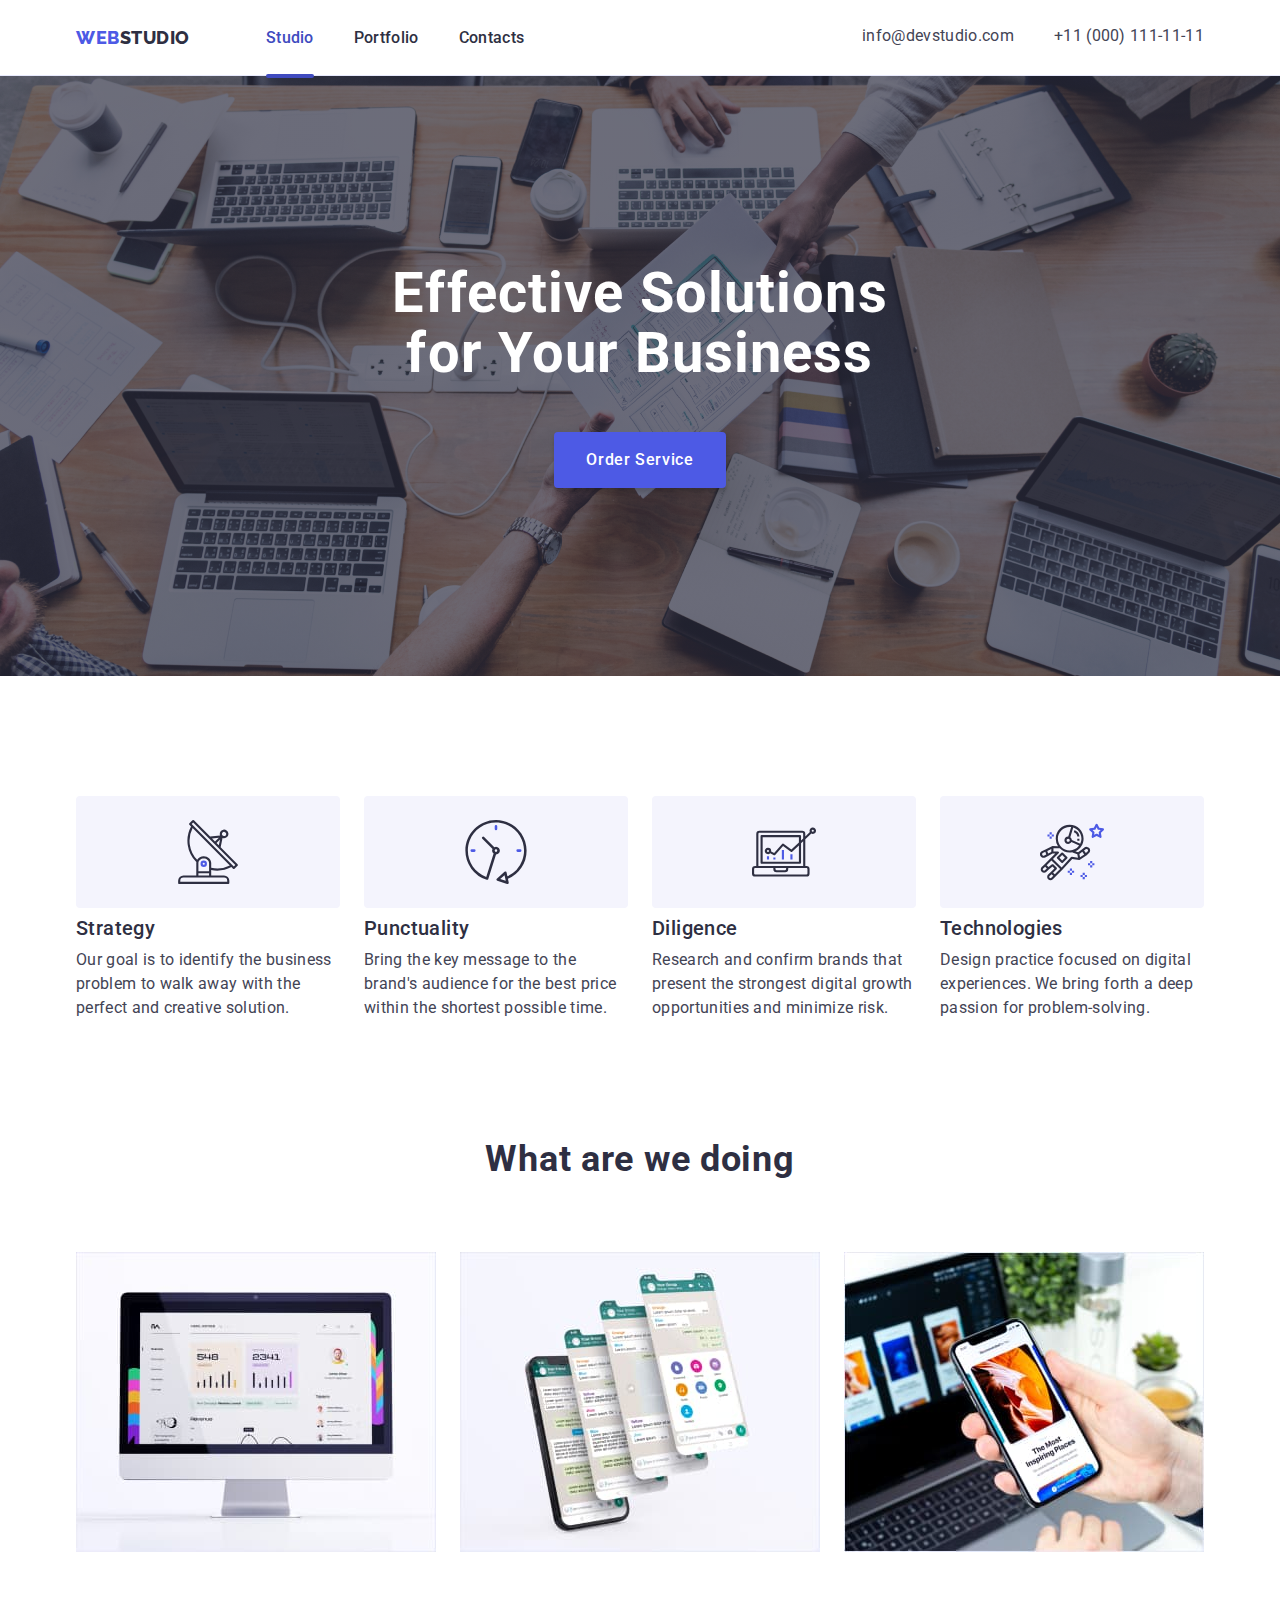
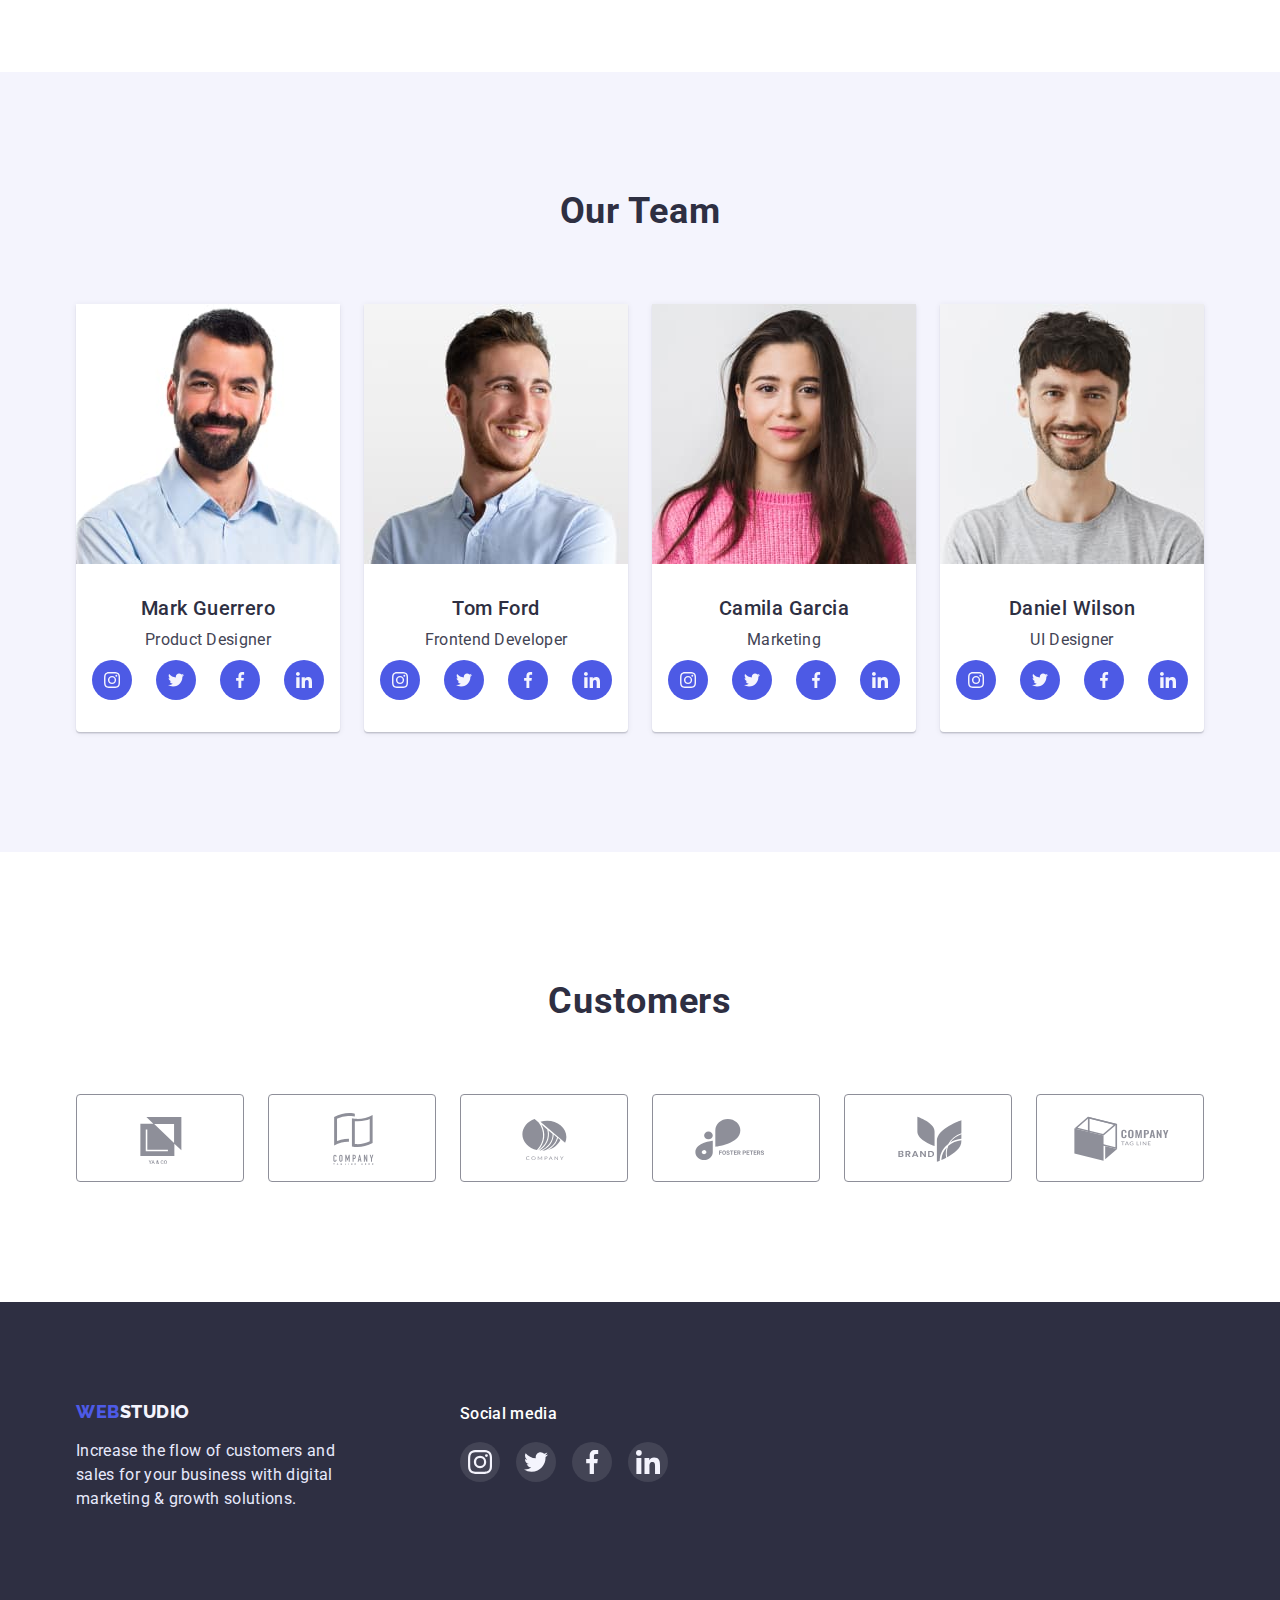
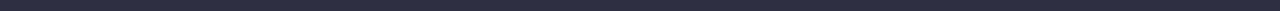
<file: index.html>
<!DOCTYPE html>
<html lang="en">
<head>
    <meta charset="UTF-8">
    <meta http-equiv="X-UA-Compatible" content="IE=edge">
    <meta name="viewport" content="width=device-width, initial-scale=1.0">
    <title>Effective Solutions for Your Business</title>
    <link rel="preconnect" href="https://fonts.googleapis.com">
    <link rel="preconnect" href="https://fonts.gstatic.com" crossorigin>
    <link
 href="https://fonts.googleapis.com/css2?family=Raleway:wght@800&family=Roboto:wght@400;500;700;900&display=swap"
 rel="stylesheet"
    />
    <link rel="stylesheet" href="https://cdn.jsdelivr.net/npm/modern-normalize@1.1.0/modern-normalize.min.css">
    <link rel="stylesheet" href="./css/styles.css">
</head>
<body class="body-style">
    <header class="page-header">
        <div class="container page-header-container">
        <nav class="page-nav">
            <a class="logo-link" href="./index.html"><span class="accent">WEB</span>STUDIO</a>
            <ul class="menu list">
                <li class="menu-header list"><a class="menu-list active " href="./index.html">Studio</a></li>
                <li class="menu-header list"><a class="menu-list " href="./portfolio.html">Portfolio</a></li>
                <li class="menu-header list"><a class="menu-list " href="">Contacts</a></li>
            </ul>
        </nav>
        <address>
            <ul class="list header-list">
            <li><a class="link-mail-post" href="mailto:info@devstudio.com">info@devstudio.com</a></li>
            <li><a class="phone-number" href="tel:+110001111111">+11 (000) 111-11-11</a></li>
        </ul>
    </address>
</div>
    </header>
    <main>
        <section class="solutions ">
            <div class="container background-container">
         <h1 class="h1-solutions">Effective Solutions for Your Business</h1>
                <button class="b-text" data-modal-open type="button">Order Service</button>
            </div>
            </section>
            <section class="features">
                <div class="container">
                <h2 class="visually-hidden">Features</h2>
                <ul class="features-list list">
                    <li class="features-icon"><svg  width="64px" height="64px">
                        <use href="./images/icons.svg#icon-antenna-1"></use>
                    </svg></li>
                    <li  class="features-icon"><svg width="64px" height="64px">
                        <use href="./images/icons.svg#icon-clock-1"></use>
                    </svg></li>
                    <li  class="features-icon"><svg width="64px" height="64px">
                        <use href="./images/icons.svg#icon-diagram-1"></use>
                    </svg></li>
                    <li  class="features-icon"><svg width="64px" height="64px">
                        <use href="./images/icons.svg#icon-astronaut-1"></use>
                    </svg></li>
                </ul>
        <ul class="features-list list">
            <li class="features-item"><h3 class="features-header">Strategy</h3>
                <p class="features-text">Our goal is to identify the business
                    problem to walk away with the perfect and creative solution. </p>
            </li>
            <li class="features-item">
                <h3 class="features-header">Punctuality</h3>
                <p class="features-text">Bring the key message to the brand's audience for the best price within the shortest possible time.
             </p></li>
            <li class="features-item">
                <h3 class="features-header">Diligence</h3>
                <p class="features-text">Research and confirm brands that present the strongest digital growth opportunities and minimize risk.</p>
            </li>
            <li class="features-item">
                <h3 class="features-header">Technologies</h3>
                <p class="features-text">Design practice focused on digital experiences. We bring forth a deep passion for problem-solving.</p>
            </li>
        </ul>
    </div>
    </section>
    <section class="our-work">
        <div class=" container">
        <h2 class="our-work-header">What are we doing</h2>
<ul class="work-img list">
            <li><img src="./images/img1.jpg" alt="computer" width="360"/></li>
            <li><img src="./images/img2.jpg" alt="telephone" width="360"/></li>
            <li><img src="./images/img3.jpg" alt="notebook" width="360"/></li>
    </ul>
</div>
    </section>
    <section class="team-list">
        <div class="container">
        <h2 class="team-header">Our Team</h2>
        <ul class="team list">
            <li class="borders-text"><img src="./images/img4.jpg" alt="Mark" width="264"/>
               <div class="card-text"><h3 class="team-name">Mark Guerrero</h3><p class="speciality">Product Designer</p>
               
             <ul class="card list">
                    <li><a href="#" class="card-link"><svg width="16px" height="16px">
                <use href="./images/icons.svg#icon-instagram-2"></use>
               </svg></a></li>
               <li><a href="#" class="card-link"><svg width="16px" height="16px">
                <use href="./images/icons.svg#icon-twitter-1"></use>
               </svg></a></li>
               <li><a href="#" class="card-link"><svg width="16px" height="16px">
                <use href="./images/icons.svg#icon-facebook-1"></use>
               </svg></a></li>
               <li><a href="#" class="card-link"><svg width="16px" height="16px">
                <use href="./images/icons.svg#icon-linkedin-1"></use>
               </svg></a></li>
            </ul></div>
        </li>
        <li class="borders-text"><img src="./images/img5.jpg" alt="Tom" width="264"/><div class="card-text"><h3 class="team-name">Tom Ford</h3>
            <p class="speciality">Frontend Developer</p>
            <ul class=" card list">
                <li><a href="#" class="card-link"><svg width="16px" height="16px">
                    <use href="./images/icons.svg#icon-instagram-2"></use>
                </svg></a></li>
                <li><a href="#" class="card-link"><svg width="16px" height="16px">
                    <use href="./images/icons.svg#icon-twitter-1"></use>
                </svg></a></li>
                <li><a href="#" class="card-link"><svg width="16px" height="16px">
                    <use href="./images/icons.svg#icon-facebook-1"></use>
                </svg></a></li>
                <li><a href="#" class="card-link"><svg width="16px" height="16px">
                    <use href="./images/icons.svg#icon-linkedin-1"></use>
                </svg></a></li>
            </ul></div></li>
        
        <li class="borders-text"><img src="./images/img6.jpg" alt="Camila" width="264"/><div class="card-text"><h3 class="team-name">Camila Garcia</h3>
            <p class="speciality">Marketing</p><ul class=" card list">
                <li><a href="#" class="card-link"><svg width="16px" height="16px">
                    <use href="./images/icons.svg#icon-instagram-2"></use>
                </svg></a></li>
                <li><a href="#" class="card-link"><svg width="16px" height="16px">
                    <use href="./images/icons.svg#icon-twitter-1"></use>
                </svg></a></li>
                <li><a href="#" class="card-link"><svg width="16px" height="16px">
                    <use href="./images/icons.svg#icon-facebook-1"></use>
                </svg></a></li>
                <li><a href="#" class="card-link"><svg width="16px" height="16px">
                    <use href="./images/icons.svg#icon-linkedin-1"></use>
                </svg></a></li>
            </ul></div></li>
        
        <li class="borders-text"><img src="./images/img7.jpg" alt="Daniel" width="264"/><div class="card-text"><h3 class="team-name">Daniel Wilson</h3>
            <p class="speciality">UI Designer</p>
            <ul class=" card list">
                <li><a href="#" class="card-link"><svg width="16px" height="16px">
                    <use href="./images/icons.svg#icon-instagram-2"></use>
                </svg></a></li>
                <li><a href="#" class="card-link"><svg width="16px" height="16px">
                    <use href="./images/icons.svg#icon-twitter-1"></use>
                </svg></a></li>
                <li><a href="#" class="card-link"><svg width="16px" height="16px">
                    <use href="./images/icons.svg#icon-facebook-1" ></use>
                </svg></a></li>
                <li><a href="#" class="card-link"><svg width="16px" height="16px">
                    <use href="./images/icons.svg#icon-linkedin-1"></use>
                </svg></a></li>
            </ul> </div></li>
        </ul>
    </div>
</section>
<section class="customers">
    <div class="container">
    <h2 class="customers-header">Customers</h2>
    <ul class="customers-list list">
        <li class="customers-block"><a href="#" class="customers-link"><svg class="svg" width="104px" height="56px">
            <use href="./images/icons.svg#icon-Logo"></use>
        </svg></a></li>
        <li class="customers-block"><a href="#" class="customers-link"><svg class="svg" width="104px" height="56px">
            <use href="./images/icons.svg#icon-Logo-2"></use>
        </svg></a></li>
        <li class="customers-block"><a href="#" class="customers-link"><svg class="svg" width="104px" height="56px">
            <use href="./images/icons.svg#icon-Logo-3"></use>
        </svg></a></li>
        <li class="customers-block"><a href="#" class="customers-link"><svg class="svg" width="104px" height="56px">
            <use href="./images/icons.svg#icon-Logo-4"></use>
        </svg></a></li>
        <li class="customers-block"><a href="#" class="customers-link"><svg class="svg" width="104px" height="56px">
            <use href="./images/icons.svg#icon-Logo-5"></use>
        </svg></a></li>
        <li class="customers-block"><a href="#" class="customers-link"><svg class="svg" width="104px" height="56px">
            <use href="./images/icons.svg#icon-Logo-6"></use>
        </svg></a></li>
    </ul>
</div>
</section>
    </main>
    <footer class="style-footer">
    <div class="container  footer-container">
        <div class="footer-logo">
        <a class="logotype" href="./index.html"><span class="accent">WEB</span>STUDIO</a>
        <p class="footer-text">Increase the flow of customers and sales for your business with digital marketing & growth solutions.</p>
    </div>
        <div>
            <p class="soc-header">Social media</p>
        <ul class="social-list list">
        <li social-list-item><a href="#" class="social-list-item-link"><svg  width="24px"height="24px">
            <use href="./images/icons.svg#icon-instagram-2"></use>
        </svg></a></li>
        <li social-list-item><a href="#" class="social-list-item-link"><svg width="24px"height="24px">
            <use href="./images/icons.svg#icon-twitter-1"></use>
        </svg></a></li>
        <li social-list-item><a href="#" class="social-list-item-link"><svg width="24px"height="24px">
            <use href="./images/icons.svg#icon-facebook-1"></use>
        </svg></a></li>
        <li social-list-item><a href="#" class="social-list-item-link"><svg width="24px"height="24px">
            <use href="./images/icons.svg#icon-linkedin-1"></use>
        </svg></a></li>
    </ul>
</div>
   </div>
</div>
    </footer>
    <div class="backdrop is-hidden "data-modal>
        <div class="modal">
        <button class="modal-btn "data-modal-close type="button">
        <svg width="8px" height="8px">
            <use href="./images/icons.svg#icon-close-black-18dp-2-1-2"></use>
        </svg>
        </button>
        </div>
        </div>
        <script src="./js/modal.js"></script>
</body>
</html>
</file>
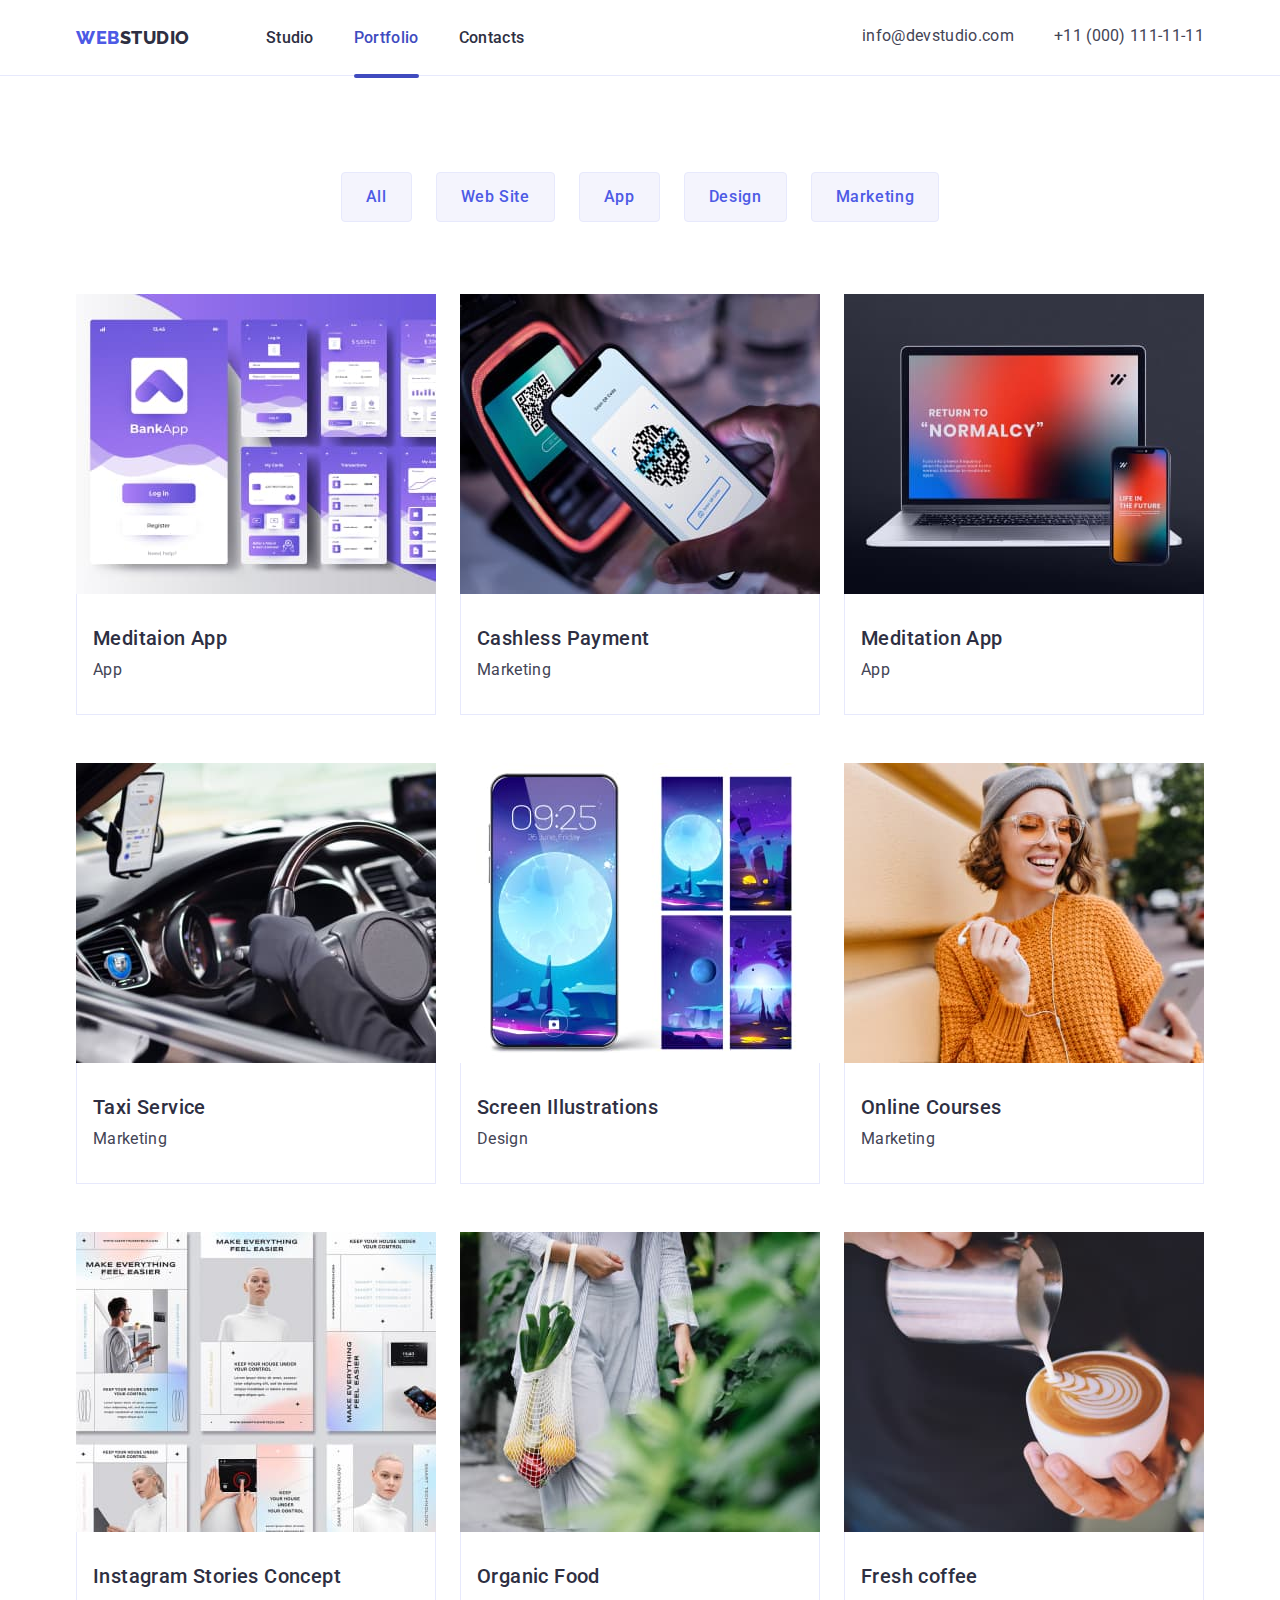
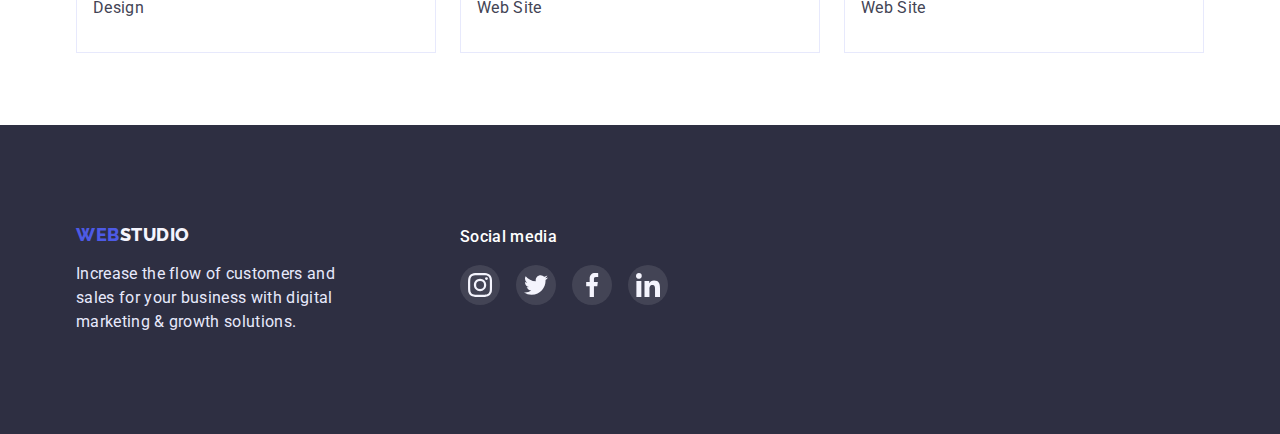
<file: portfolio.html>
<!DOCTYPE html>
<html lang="en">
    <head>
    <meta charset="UTF-8">
    <meta http-equiv="X-UA-Compatible" content="IE=edge">
    <meta name="viewport" content="width=device-width, initial-scale=1.0">
    <title>Portfolio</title>
    <link rel="preconnect" href="https://fonts.googleapis.com">
    <link rel="preconnect" href="https://fonts.gstatic.com" crossorigin>
    <link href="https://fonts.googleapis.com/css2?family=Open+Sans:wght@600&family=Raleway:wght@800&family=Roboto+Mono:wght@600&family=Roboto:wght@400;500;700&display=swap" rel="stylesheet">
    <link rel="stylesheet" href="https://cdn.jsdelivr.net/npm/modern-normalize@1.1.0/modern-normalize.min.css">
    <link rel="stylesheet" href="./css/styles.css">
</head>
<body class="body-style">
    <header class="page-header">
        <div class="container page-header-container">
        <nav class="page-nav">
            <a class="logo-link" href="./index.html"><span class="accent">WEB</span>STUDIO</a>
            <ul class="menu list ">
                <li class="menu-header list"><a  class="menu-list" href="./index.html">Studio</a></li>
                <li class="menu-header list"><a class="menu-list active" href="./portfolio.html">Portfolio</a></li>
                <li class="menu-header list"><a class="menu-list" href="">Contacts</a></li>
            </ul>
        </nav>
        <address>
            <ul class="list header-list">
            <li><a class="link-mail-post" href="mailto:info@devstudio.com">info@devstudio.com</a></li>
            <li><a class="phone-number" href="tel:+110001111111">+11 (000) 111-11-11</a></li>
        </ul>
    </address>
</div>
       </header>
<main>
    <section class="buttons">
        <div class="container">
        <h1 class="visually-hidden">Menu</h1>
        <ul class="buttons-list list">
            <li><button class="buttons-item" type="button">All</button></li> 
            <li><button class="buttons-item"type="button">Web Site</button></li>
            <li><button class="buttons-item"type="button">App</button></li>
            <li><button class="buttons-item"type="button">Design</button></li>
            <li><button class="buttons-item"type="button">Marketing</button></li>
        </ul>
        <h2 class="visually-hidden">Service</h2>
        <ul class="images list">
           <li class="service-card"><a class="service" href="#"><div class="overlay-img"><img src="./images/img8.jpg" alt="app" width="360"><p class="overlay">14 Stylish and User-Friendly App Design Concepts · Task Manager App · Calorie Tracker App · Exotic Fruit Ecommerce App · Cloud Storage App</p></div><div class="borders-card"><h3 class="image-name" >Meditaion App</h3><p class="img-text">App</p></div></a></li>
          <li class="service-card" ><a class="service" href="#"><div class="overlay-img"><img src="./images/img9.jpg" alt="payment" width="360"><p class="overlay">14 Stylish and User-Friendly App Design Concepts · Task Manager App · Calorie Tracker App · Exotic Fruit Ecommerce App · Cloud Storage App</p></div><div class="borders-card"><h3 class="image-name">Cashless Payment</h3><p class="img-text">Marketing</p></div></a></li>
           <li class="service-card"><a class="service" href="#"><div class="overlay-img"><img src="./images/img10.jpg" alt="meditation" width="360"><p class="overlay">14 Stylish and User-Friendly App Design Concepts · Task Manager App · Calorie Tracker App · Exotic Fruit Ecommerce App · Cloud Storage App</p></div><div class="borders-card"><h3 class="image-name">Meditation App</h3><p class="img-text">App</p></div></a></li>
           <li class="service-card"><a class="service" href="#"><div class="overlay-img"><img src="./images/img11.jpg" alt="taxi" width="360"><p class="overlay">14 Stylish and User-Friendly App Design Concepts · Task Manager App · Calorie Tracker App · Exotic Fruit Ecommerce App · Cloud Storage App</p></div><div class="borders-card"><h3 class="image-name">Taxi Service</h3><p class="img-text">Marketing</p></div></a></li>
          <li class="service-card"><a class="service" href="#"><div class="overlay-img"><img src="./images/img12.jpg" alt="illustrations" width="360"><p class="overlay">14 Stylish and User-Friendly App Design Concepts · Task Manager App · Calorie Tracker App · Exotic Fruit Ecommerce App · Cloud Storage App</p></div><div class="borders-card"><h3 class="image-name">Screen Illustrations</h3><p class="img-text">Design</p></div></a></li>
          <li class="service-card"><a class="service" href="#"><div class="overlay-img"><img src="./images/img13.jpg" alt="courses" width="360"><p class="overlay">14 Stylish and User-Friendly App Design Concepts · Task Manager App · Calorie Tracker App · Exotic Fruit Ecommerce App · Cloud Storage App</p></div><div class="borders-card"><h3 class="image-name">Online Courses</h3><p class="img-text">Marketing</p></div></a></li>
           <li class="service-card"><a class="service" href="#"><div class="overlay-img"><img src="./images/img14.jpg" alt="instagram" width="360"><p class="overlay">14 Stylish and User-Friendly App Design Concepts · Task Manager App · Calorie Tracker App · Exotic Fruit Ecommerce App · Cloud Storage App</p></div><div class="borders-card"><h3 class="image-name">Instagram Stories Concept</h3><p class="img-text">Design</p></div></a></li>
         <li class="service-card"><a class="service" href="#"><div class="overlay-img"><img src="./images/img15.jpg" alt="food" width="360"><p class="overlay">14 Stylish and User-Friendly App Design Concepts · Task Manager App · Calorie Tracker App · Exotic Fruit Ecommerce App · Cloud Storage App</p></div><div class="borders-card"><h3 class="image-name">Organic Food</h3><p class="img-text">Web Site</p></div></a></li>
        <li class="service-card"><a class="service" href="#"><div class="overlay-img"><img src="./images/img16.jpg" alt="coffee" width="360"><p class="overlay">14 Stylish and User-Friendly App Design Concepts · Task Manager App · Calorie Tracker App · Exotic Fruit Ecommerce App · Cloud Storage App</p></div><div class="borders-card"><h3 class="image-name">Fresh coffee</h3><p class="img-text">Web Site</p></div></a></li>
        </ul>
    </div>
    </section>
</main>
<footer class="style-footer">
    <div class="container  footer-container">
        <div class="footer-logo">
        <a class="logotype" href="./index.html"><span class="accent">WEB</span>STUDIO</a>
        <p class="footer-text">Increase the flow of customers and sales for your business with digital marketing & growth solutions.</p>
    </div>
        <div>
            <p class="soc-header">Social media</p>
        <ul class="social-list list">
        <li social-list-item><a href="#" class="social-list-item-link"><svg  with="24"height="24">
            <use href="./images/icons.svg#icon-instagram-2"></use>
        </svg></a></li>
        <li social-list-item><a href="#" class="social-list-item-link"><svg with="24"height="24">
            <use href="./images/icons.svg#icon-twitter-1"></use>
        </svg></a></li>
        <li social-list-item><a href="#" class="social-list-item-link"><svg with="24"height="24">
            <use href="./images/icons.svg#icon-facebook-1"></use>
        </svg></a></li>
        <li social-list-item><a href="#" class="social-list-item-link"><svg with="24"height="24">
            <use href="./images/icons.svg#icon-linkedin-1"></use>
        </svg></a></li>
    </ul>
</div>
   </div>
</div>
    </footer>
</body>
</html>
</file>
<file: css/styles.css>
:root{
    --navy-blue-color: #2E2F42;
    --body-background-color:  #FFFFFF;
    --cornflower-color:  #E7E9FC;   
    --slate-color: #434455;
    --iris-color: #4D5AE5;
    --cloud-color:  #F4F4FD;
    --ocean-color: #404BBF;
    --light-slate: #8E8F99;
    --green-color: #31d0aa;
    --white-color: #fcfcfc;
}
body{
    font-family: 'Roboto', sans-serif;
    background-color: var(--body-background-color);
    color: var(--navy-blue-color);
    font-size: 16px;
 }
.logo-link{
    font-family: 'Raleway',sans-serif;
font-weight: 800;
font-size: 18px;
line-height: 1.5;
letter-spacing: 0.03em;
color: var(--navy-blue-color);
text-decoration: none;
margin-right: 76px;
}
.accent{
color: var(--iris-color);
}
.visually-hidden {
    position: absolute;
    width: 1px;
    height: 1px;
    margin: -1px;
    border: 0;
    padding: 0;
    white-space: nowrap;
    clip-path: inset(100%);
    clip: rect(0 0 0 0);
    overflow: hidden;
  }
.menu-list{
font-weight: 500;
font-size: 16px;
line-height: 1.5;
letter-spacing: 0.02em;
color: var(--navy-blue-color);
text-decoration: none;
transition-property: color;
transition-duration: 250ms;
transition-timing-function: cubic-bezier(0.4, 0, 0.2, 1); 

}
.menu-header:not(:last-child){
    margin-right: 40px;
}
.menu-list:is(:hover,:focus){
  color:  var(--ocean-color);

}

.list{ 
   list-style: none;
}
.link-mail-post:is(:hover,:focus){
    color:  var(--ocean-color);}
.link-mail-post{ 
font-size: 16px;
line-height: 1.5;
letter-spacing: 0.02em;
color: var(--slate-color);
text-decoration: none;
transition-duration: 250ms;
transition-timing-function: cubic-bezier(0.4, 0, 0.2, 1); 
transition-property: color;
}
.header-list{
  display: flex;
  gap: 40px;
}
.phone-number:is(:hover,:focus){
    color:  var(--ocean-color);}
.phone-number{  
font-size: 16px;
line-height: 1.5;
letter-spacing: 0.02em;
color: var(--slate-color);
text-decoration: none;
transition-duration: 250ms;
transition-timing-function: cubic-bezier(0.4, 0, 0.2, 1); 
transition-property: color;
}
 .solutions{
background-color: var(--navy-blue-color);
background-position: center;
background-repeat: no-repeat;
text-align: center;
padding: 188px 0;
background-size: cover;
margin-left: auto;
margin-right: auto;
max-width: 1440px;
height: 600px;
background-image:linear-gradient(rgba(46, 47, 66, 0.7),
rgba(46, 47, 66, 0.7) 100%),url(../images/people-office\ 1.jpg);
}


.h1-solutions{ 
font-weight: 700;
font-size: 56px;
line-height: 1.07;
letter-spacing: 0.02em;
color: var(--body-background-color);
max-width: 496px;
margin: auto;
margin-bottom: 48px;
}

.b-text:is(:hover,:focus){
    background: var(--ocean-color);
}

.b-text{ 
padding-top: 16px; 
padding-bottom: 16px; 
padding-right: 32px;
padding-left: 32px;
font-family : inherit;
font-weight: 500;
font-size: 16px;
line-height: 1.5;
letter-spacing: 0.04em;
color: var(--body-background-color);
background: var(--iris-color);
border: none;
box-shadow: 0px 4px 4px rgba(0, 0, 0, 0.15);
border-radius: 4px;
transition-property: background;
transition-duration: 250ms;
transition-timing-function: cubic-bezier(0.4, 0, 0.2, 1); 
}
.features{
    padding-top: 120px;
    padding-bottom: 120px;
}
.features-item{
    width: calc(((100% - 60px) / 4));
}
.features-header{
font-weight: 500;
font-size: 20px;
line-height: 1.2;
letter-spacing: 0.02em;
color: var(--navy-blue-color);
margin-bottom: 8px;
margin-top: 8px;
}
.features-text{
font-size: 16px;
line-height: 1.5;
letter-spacing: 0.02em;
color: var(--slate-color);

}
.features-list{
    display: flex;
    gap: 24px ;
}
.features-icon{
    background: var(--cloud-color);
    width: 264px;
height: 112px;
border-radius: 4px;
    display: flex;
    justify-content: center;
    align-items: center;
}
.our-work{
    padding-bottom: 120px;
    text-align: center;
}
.work-img{
    display: flex;
    align-items: center;
    gap: 24px;
}
.our-work-header{
    font-weight: 700;
    font-size: 36px;
    line-height: 1.11;
    letter-spacing: 0.02em;
    color: var(--navy-blue-color);
    margin-bottom: 72px;
    }

.team-list{
    background: var(--cloud-color);
    padding-bottom: 120px;
    padding-top: 120px;
    text-align: center;
}
.team{
    display: flex;
    gap: 24px;
    align-items: center;
}
    .card-text{
    padding-top: 32px;
    padding-bottom: 32px;

}
.team-header{
font-weight:700;
font-size: 36px;
line-height: 1.11;
letter-spacing: 0.02em;
color: var(--navy-blue-color);
margin-bottom: 72px;
}
.team-name{
    font-weight: 500;
    font-size: 20px;
    line-height: 1.2;
    letter-spacing: 0.02em;
    color: inherit;
    text-align: center;    
}
.card-link:is(:hover,:focus){
    background:var(--ocean-color);
}
.card-link{
    display: flex;
    justify-content: center;
    align-items: center;
  border-radius: 50%;
width: 40px;
height:40px;
background:var(--iris-color);
transition-property:background ;
transition-duration: 250ms;
transition-timing-function: cubic-bezier(0.4, 0, 0.2, 1); 
}
.card{
    display: flex;
    justify-content: center;
    gap: 24px;
    margin-top: 8px;
}
.borders-text{
  box-shadow: 0px 1px 6px rgba(46, 47, 66, 0.08),
    0px 1px 1px rgba(46, 47, 66, 0.16), 0px 2px 1px rgba(46, 47, 66, 0.08);
  border-radius: 0px 0px 4px 4px;
  background: var(--body-background-color);
}
.speciality{
font-size: 16px;
line-height: 1.5;
letter-spacing: 0.02em;
color: var(--slate-color);
margin-top: 8px;

}
.customers-header{
font-weight: 700;
font-size: 36px;
line-height: 1.11;
text-align: center;
letter-spacing: 0.02em;
text-transform: capitalize;
color: var(--navy-blue-color);
}
.customers{
padding-top: 130px;
padding-bottom: 120px;

}
.customers-list{
    display: flex;
    gap: 24px;
    margin-top: 72px;
  
}
.customers-link{
    display: flex;
    align-items: center;
    justify-content: center;
border: 1px solid var(--light-slate);
color: var(--light-slate);
    border-radius: 4px;
    background:var(--body-background-color);
    width: 168px;
height: 88px;
transition-property:color, border;
transition-duration: 250ms;
transition-timing-function: cubic-bezier(0.4, 0, 0.2, 1); 
}
.customers-block{
    width: calc((100% - 5 * 24px) / 6);
}

.customers-link:is(:hover,:focus){
    border: 1px solid var(--ocean-color);
    color: var(--ocean-color);
}
.svg{
    fill: currentColor;
}
.body{
font-family: 'Roboto', sans-serif;
font-weight: 500;
font-size: 20px;
line-height: 1.2;
color: var(--navy-blue-color);
}

.buttons{
    padding-top: 96px;
    padding-bottom: 72px;
}
.buttons-item:is(:hover,:focus){
background: var(--ocean-color);
color: var(--body-background-color);
border-color: transparent;
box-shadow: 0px 3px 1px rgba(0, 0, 0, 0.1), 0px 2px 1px rgba(0, 0, 0, 0.08), 0px 2px 2px rgba(0, 0, 0, 0.12);
}
.buttons-item{
    padding-top: 12px;
    padding-bottom: 12px;
    padding-left: 24px;
    padding-right: 24px;
    font-family: inherit;
    font-weight: 500;
font-size: 16px;
line-height: 1.5;
letter-spacing: 0.04em; 
color: var(--iris-color);
background: var(--cloud-color);
cursor: pointer;
border: 1px solid var(--cornflower-color);
border-radius: 4px;
transition-property: background, color,border,box-shadow;
transition-duration: 250ms;
transition-timing-function: cubic-bezier(0.4, 0, 0.2, 1); 
}
.buttons-list{
   display: flex;
        flex-direction: row;
        justify-content: center;
        gap: 24px;
}
 .borders-card{ 
    padding-top: 32px;
    padding-left: 16px;
    padding-bottom: 32px;
    border-left: 1px solid var(--cornflower-color);
   border-right:  1px solid var(--cornflower-color);
   border-bottom:  1px solid var(--cornflower-color);
 }
.image-name{
font-weight: 500;
font-size: 20px;
line-height: 1.2;
letter-spacing: 0.02em;
color: var(--navy-blue-color);
}
.img-text{
font-size: 16px;
line-height: 1.5;
letter-spacing: 0.02em;
color: var(--slate-color);
padding-top: 8px;
}
.images{
    display: flex;
  flex-wrap: wrap;
 row-gap : 48px;
 margin-top: 72px;
} 
.service:is(:hover,:focus){
    box-shadow: 0px 1px 6px rgba(46, 47, 66, 0.08), 0px 1px 1px rgba(46, 47, 66, 0.16), 0px 2px 1px rgba(46, 47, 66, 0.08);
}
.service{
text-decoration: none;
display: block;
transition-property:box-shadow;
transition-duration: 250ms;
transition-timing-function: cubic-bezier(0.4, 0, 0.2, 1); 

}
.service-card:not(:nth-child(3n)){
width: calc(((100% - 48px)) / 3);
margin-right: 24px;
}

 .accent2{
color: var(--iris-color);
 }
 .logotype{
   font-family: 'Raleway',sans-serif;
font-weight: 800;
font-size: 18px;
line-height: 1.16;
letter-spacing: 0.03em;
text-transform: uppercase;
color: var(--cloud-color);
text-decoration: none;
 }
 
.footer-text{
margin-top: 16px;
width: 264px;
font-size: 16px;
line-height: 1.5;
letter-spacing: 0.02em;
color: var(--cornflower-color);
}

.style-footer{
    padding-top: 100px;
  padding-bottom: 100px;
    background: var(--navy-blue-color);}
 .footer-container{
    display: flex;
    gap: 120px;
 }
.soc-header{
font-weight: 500;
font-size: 16px;
line-height: 1.5;
letter-spacing: 0.02em;
color: var(--body-background-color);
margin-bottom: 16px;
    }
    .social-list-item-link:is(:hover,:focus){
        background: var(--green-color);
    }

    .social-list-item-link{
display: flex;
justify-content: center;
align-items: center;
border-radius: 50%;
width: 40px;
height:40px;
background: rgba(255, 255, 255, 0.1);
transition-property:background ;
transition-duration: 250ms;
transition-timing-function: cubic-bezier(0.4, 0, 0.2, 1); 
    }
   
    .social-list{
display: flex;
gap: 16px;
    }
h1,
h2,
h3,
p{
    margin-top: 0;
    margin-bottom: 0;
}
ul{
    margin-top: 0;
    margin-bottom: 0;
    padding-left: 0;
}
img{
    display: block;
    max-width: 100%;
    height: auto;
}
address{
 font-style: normal;   
}
button{
    cursor: pointer;
}
.container{
    width: 1158px;
    margin-left: auto;
    margin-right: auto;
   padding-left: 15px; 
   padding-right: 15px;
}
.page-header-container{
    display: flex;
    justify-content: space-between;
  }
   .page-header{
    padding-top: 24px;
    padding-bottom: 24px;
    border-bottom: 1px solid #E7E9FC;
   }
.page-nav{
    display: flex;
    align-items: center;
}
.menu{
    display: flex;
    align-items: center;
}
.address-menu{
    display: flex;
    align-items: center;
}
.overlay{
    font-weight: 400;
font-size: 16px;
line-height: 1.5;
letter-spacing: 0.02em;
color: var(--cloud-color);
background: var(--iris-color);
background-blend-mode: soft-light;
mix-blend-mode: normal;
padding-top: 40px;
padding-left: 32px;
padding-bottom: 40px;
padding-right: 32px;
position: absolute;
left: 0;
top: 0;
width: 100%;
height: 100%;
overflow-y: scroll;
transform: translate(0, 100%);
transition-property:background ;
transition-duration: 250ms;
transition-timing-function: cubic-bezier(0.4, 0, 0.2, 1); 

}
.overlay-img{
   
   position: relative;
    overflow: hidden;
}
.service:is(:hover, :focus) .overlay{
    transform: translate(0,0);
}
.service-card{
    position: relative;

}
.modal{
    position: absolute;
    min-height: 576px;
    width: 408px;
    top: 50%;
    left: 50%;
    transform: translate(-50%, -50%);
    background-color: var(--white-color);
box-shadow: 0px 1px 1px rgba(0, 0, 0, 0.14), 0px 1px 3px rgba(0, 0, 0, 0.12), 0px 2px 1px rgba(0, 0, 0, 0.2);
border-radius: 4px;
}

.backdrop.is-hidden{
    opacity: 0;
    pointer-events: none;
    visibility: hidden;
}
.backdrop{
    position: fixed;
    z-index: 100;
    top: 0;
    left: 0;
    width: 100%;
    height: 100%;
    background-color: rgba(46, 47, 66, 0.4);
    transition-property: opacity,visibility;
transition-duration: 250 ms;
transition-timing-function: cubic-bezier(0.4, 0, 0.2, 1); 
}
.modal-btn{
    position: absolute;
    background: var(--cornflower-color);
border: 1px solid rgba(0, 0, 0, 0.1);
    display: flex;
    align-items: center;
    justify-content: center;
    padding: 0;
    width: 24px;
    height: 24px;
    top: 24px;
    right: 24px;
    padding: 0;
    border-radius: 50%;
    cursor: pointer;
    transition-property:background,fill ;
    transition-duration: 250ms;
    transition-timing-function: cubic-bezier(0.4, 0, 0.2, 1); 
}

.modal-btn:is(:hover,:focus){
    background: var(--ocean-color);
    fill: var(--body-background-color);
}
.active{
    position: relative;
display: block;
color: var(--ocean-color);
}
.active::after{
    position: absolute;
    content: "";
    display:block;
    bottom: -28px;
    width: 100%;
    height: 4px;
    border-radius: 2px;
    background-color: var(--ocean-color);
    left: 0;
}
</file>
